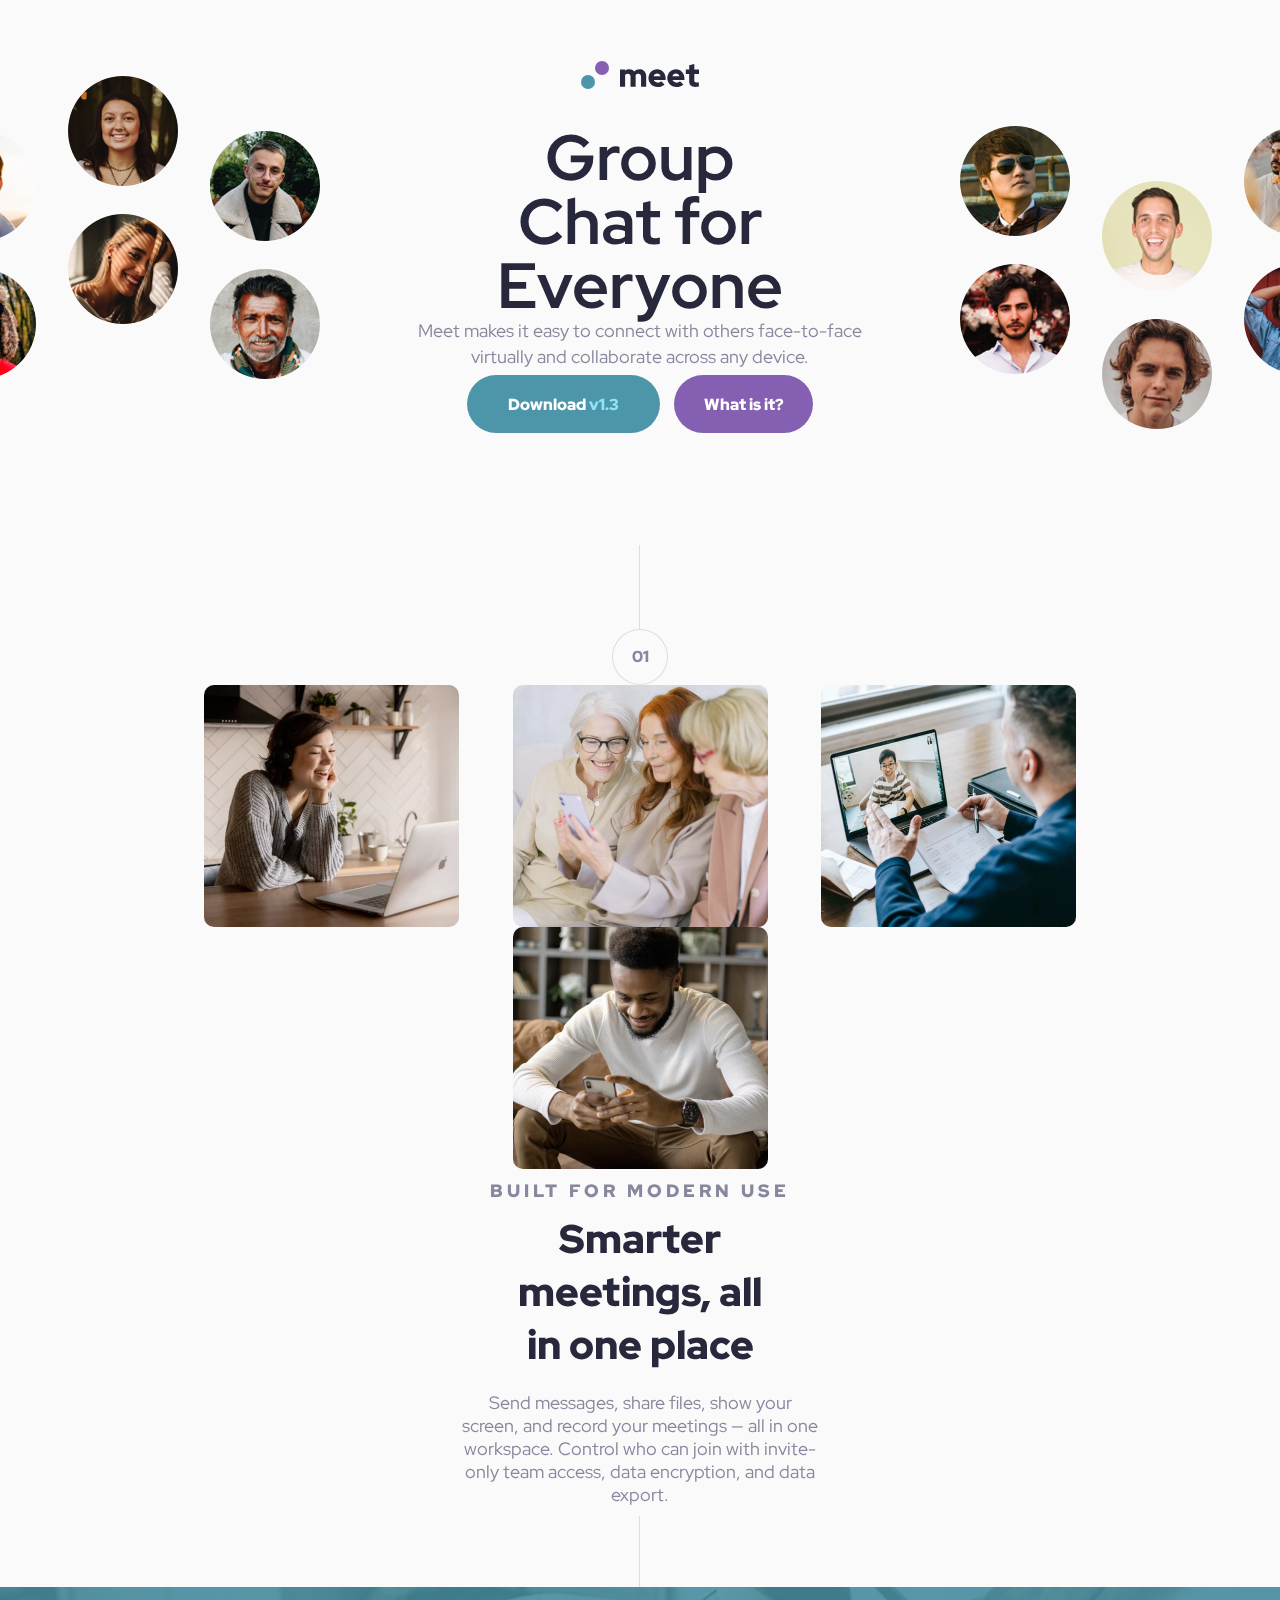
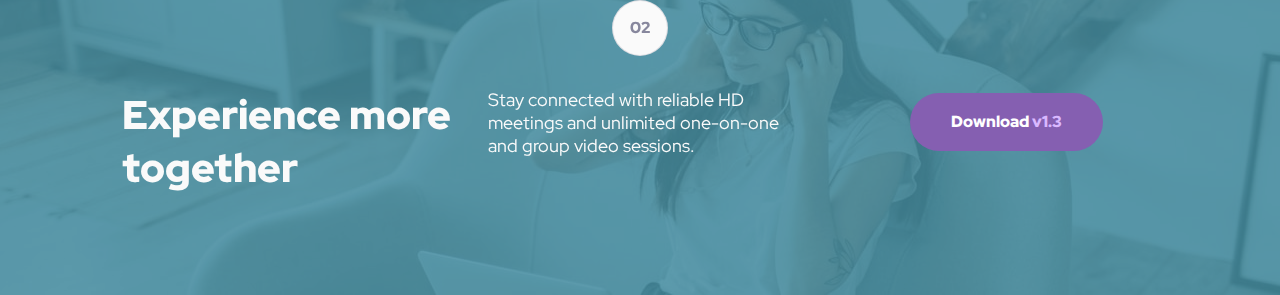
<file: index.html>
<!DOCTYPE html>
<html lang="en">
<head>
  <meta charset="UTF-8">
  <meta name="viewport" content="width=device-width, initial-scale=1.0">

  <link rel="icon" type="image/png" sizes="32x32" href="./src/assets/favicon-32x32.png">
  <link rel="stylesheet" href="style.css">
  
  <title>Frontend Mentor | Meet landing page</title>
</head>
<body>

  <div class="container">

    <div class="header">
      <img src="./src/assets/logo.svg" alt="meet logo">
    </div>

    <div class="hero">

      <div class="left-hero">
        <img src="./src/assets/desktop/image-hero-left.png" alt="left hero image of people's faces">
      </div>
      <div class="hero-mobile">
        <img src="./src/assets/tablet/image-hero.png" alt="hero image of people's faces">
      </div>

      <div class="hero-content">

        <h1>Group Chat for Everyone</h1>

        <p>Meet makes it easy to connect with others face-to-face virtually and collaborate across any device.</p>

        <div class="hero-buttons">
          <button class="download-btn-1">Download <span>v1.3</span></button> 
          <button class="wtf">What is it?</button> 
        </div>

      </div>

      <div class="right-hero">
        <img src="./src/assets/desktop/image-hero-right.png" alt="right hero image of people's faces">
      </div>

    </div>

    <div class="main">

      <div class="first-number">
        <div class="first-line"></div>
        <button>01</button> 
      </div>

      <div class="main-images">
        <img style="height: 242px; width: 255px;" src="./src/assets/desktop/image-woman-in-videocall.jpg" alt="woman in videocall">
        <img style="height: 242px; width: 255px;" src="./src/assets/desktop/image-women-videochatting.jpg" alt="women videochatting">
        <img style="height: 242px; width: 255px;" src="./src/assets/desktop/image-men-in-meeting.jpg" alt="men in meeting">
        <img style="height: 242px; width: 255px;" src="./src/assets/desktop/image-man-texting.jpg" alt="man texting">
      </div>
      <div class="mobile-images">
        <img class="top" style="height: 156px; width: 164px;" src="./src/assets/desktop/image-woman-in-videocall.jpg" alt="woman in videocall">
        <img class="top" style="height: 156px; width: 164px;" src="./src/assets/desktop/image-women-videochatting.jpg" alt="women videochatting">
        <img style="height: 156px; width: 164px;" src="./src/assets/desktop/image-men-in-meeting.jpg" alt="men in meeting">
        <img style="height: 156px; width: 164px;" src="./src/assets/desktop/image-man-texting.jpg" alt="man texting">
      </div>

      <div class="main-content">
        <p class="overline">Built for modern use</p>

        <h2>Smarter meetings, all in one place</h2>

        <p>Send messages, share files, show your screen, and record your meetings — all in one 
        workspace. Control who can join with invite-only team access, data encryption, and data export.</p>
      </div>

      <div class="second-number">
        <div class="second-line"></div>
        <button>02</button>
      </div>
        
    </div>

    <div class="footer">
      <div class="footer-content">
        <h2>Experience more together</h2>
        <p>Stay connected with reliable HD meetings and unlimited one-on-one and group video sessions.</p>

        <button>Download <span>v1.3</span></button> 
      </div>
      <div class="footer-mask"></div>
      <div class="footer-mask-2"></div>
    </div>

  </div>
</body>
</html>
</file>
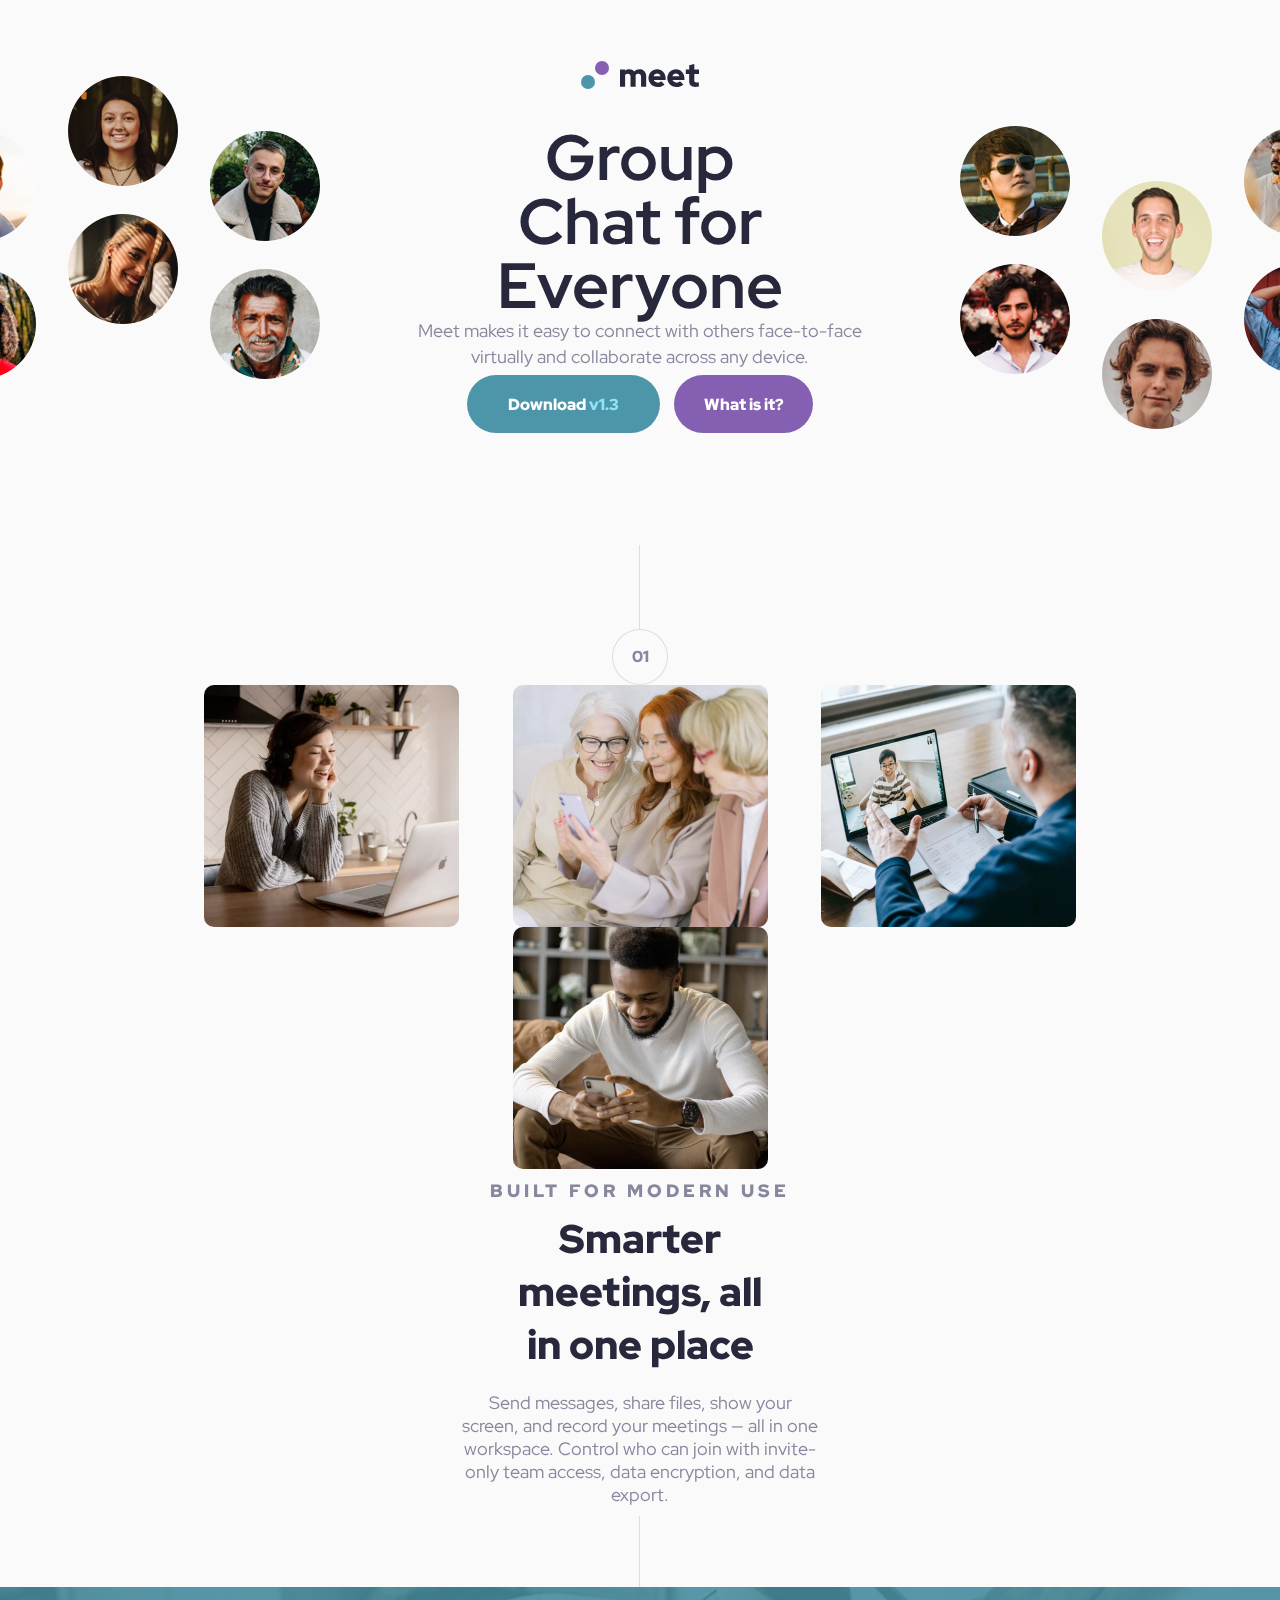
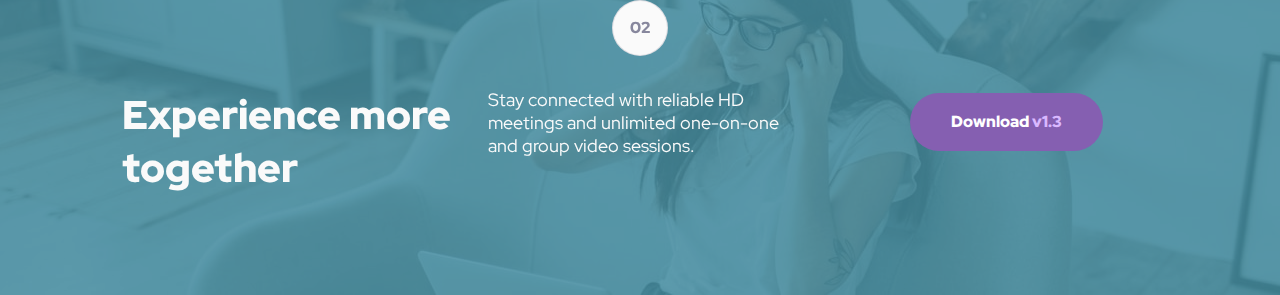
<file: src/index.html>
<!DOCTYPE html>
<html lang="en">
<head>
  <meta charset="UTF-8">
  <meta name="viewport" content="width=device-width, initial-scale=1.0">

  <link rel="icon" type="image/png" sizes="32x32" href="./assets/favicon-32x32.png">
  <link rel="stylesheet" href="style.css">
  
  <title>Frontend Mentor | Meet landing page</title>
</head>
<body>

  <div class="container">

    <div class="header">
      <img src="./assets/logo.svg" alt="meet logo">
    </div>

    <div class="hero">

      <div class="left-hero">
        <img src="./assets/desktop/image-hero-left.png" alt="left hero image of people's faces">
      </div>
      <div class="hero-mobile">
        <img src="./assets/tablet/image-hero.png" alt="hero image of people's faces">
      </div>

      <div class="hero-content">

        <h1>Group Chat for Everyone</h1>

        <p>Meet makes it easy to connect with others face-to-face virtually and collaborate across any device.</p>

        <div class="hero-buttons">
          <button class="download-btn-1">Download <span>v1.3</span></button> 
          <button class="wtf">What is it?</button> 
        </div>

      </div>

      <div class="right-hero">
        <img src="./assets/desktop/image-hero-right.png" alt="right hero image of people's faces">
      </div>

    </div>

    <div class="main">

      <div class="first-number">
        <div class="first-line"></div>
        <button>01</button> 
      </div>

      <div class="main-images">
        <img style="height: 242px; width: 255px;" src="./assets/desktop/image-woman-in-videocall.jpg" alt="woman in videocall">
        <img style="height: 242px; width: 255px;" src="./assets/desktop/image-women-videochatting.jpg" alt="women videochatting">
        <img style="height: 242px; width: 255px;" src="./assets/desktop/image-men-in-meeting.jpg" alt="men in meeting">
        <img style="height: 242px; width: 255px;" src="./assets/desktop/image-man-texting.jpg" alt="man texting">
      </div>
      <div class="mobile-images">
        <img class="top" style="height: 156px; width: 164px;" src="./assets/desktop/image-woman-in-videocall.jpg" alt="woman in videocall">
        <img class="top" style="height: 156px; width: 164px;" src="./assets/desktop/image-women-videochatting.jpg" alt="women videochatting">
        <img style="height: 156px; width: 164px;" src="./assets/desktop/image-men-in-meeting.jpg" alt="men in meeting">
        <img style="height: 156px; width: 164px;" src="./assets/desktop/image-man-texting.jpg" alt="man texting">
      </div>

      <div class="main-content">
        <p class="overline">Built for modern use</p>

        <h2>Smarter meetings, all in one place</h2>

        <p>Send messages, share files, show your screen, and record your meetings — all in one 
        workspace. Control who can join with invite-only team access, data encryption, and data export.</p>
      </div>

      <div class="second-number">
        <div class="second-line"></div>
        <button>02</button>
      </div>
        
    </div>

    <div class="footer">
      <div class="footer-content">
        <h2>Experience more together</h2>
        <p>Stay connected with reliable HD meetings and unlimited one-on-one and group video sessions.</p>

        <button>Download <span>v1.3</span></button> 
      </div>
      <div class="footer-mask"></div>
      <div class="footer-mask-2"></div>
    </div>

  </div>
</body>
</html>
</file>
<file: style.css>
@import url('https://fonts.googleapis.com/css2?family=Red+Hat+Display:wght@500;900&display=swap');

*, *::after, *::before {
    padding: 0;
    margin: 0;
    box-sizing: border-box;
}

.container {
    display: flex;
    flex-direction: column;
    align-items: center;
    justify-content: space-between;
    min-height: 1895px;
    background-color: #FAFAFA;
    overflow: hidden;
}

.header {
    display: flex;
    min-height: 9.375rem;
    width: 100%;
    align-items: center;
    justify-content: center;
    position: relative;
}

.hero {
    display: flex;
    overflow: visible;
    flex-wrap: nowrap;
    margin-top: -8.125rem;
}

.left-hero {
    margin-top: -50px;
    position: relative;
}

.right-hero {
    overflow: hidden;
}

.hero-content {
    display: flex;
    flex-direction: column;
    align-items: center;
    justify-content: space-between;
    width: 50vw;
}

.hero-content h1 {
    font-family: 'Red Hat Display', sans-serif;
    color: #28283D;
    font-size: 4rem;
    line-height: 64px;
    text-align: center;
    padding: 0 150px;
}

.hero-content p {
    font-family: 'Red Hat Display', sans-serif;
    color: #87879D;
    line-height: 26px;
    font-size: 18px;
    padding: 0 90px;
    text-align: center;
}

.download-btn-1 {
    height: 58px;
    width: 193px;
    background-color: #4D96A9;
    color: #FFFFFF;
    border: none;
    border-radius: 30px;
    font-family: 'Red Hat Display', sans-serif;
    font-size: 16px;
    font-weight: 900;
    margin: 5px;
}

.download-btn-1 span {
    color: #8FE3F9;
}

.download-btn-1:active, .download-btn-1:hover {
    height: 58px;
    width: 193px;
    background-color: #71C0D4;
    color: #FFFFFF;
    border: none;
    border-radius: 30px;
    font-family: 'Red Hat Display', sans-serif;
    font-size: 16px;
    font-weight: 900;
    margin: 5px;
    cursor: pointer;
}

.wtf {
    height: 58px;
    width: 139px;
    background-color: #855FB1;
    color: #FFFFFF;
    border: none;
    border-radius: 30px;
    font-family: 'Red Hat Display', sans-serif;
    font-size: 16px;
    font-weight: 900;
    margin: 5px;
}

.wtf:hover, .wtf:active {
    height: 58px;
    width: 139px;
    background-color: #B18BDD;
    color: #FFFFFF;
    border: none;
    border-radius: 30px;
    font-family: 'Red Hat Display', sans-serif;
    font-size: 16px;
    font-weight: 900;
    margin: 5px;
    cursor: pointer;
}

.main {
    display: flex;
    flex-direction: column;
    align-items: center;
    justify-content: space-between;
    min-height: 1000px;
    overflow: visible;
}

.first-line {
    width: 1px;
    height: 84px;
    background-color: rgba(135, 135, 157, 0.25);
    margin-left: 27px;
}

.first-number button {
    background-color: #FAFAFA;
    color: #87879D;
    font-family: 'Red Hat Display', sans-serif;
    font-weight: 900;
    font-size: 16px;
    border: 1px solid rgba(135, 135, 157, 0.25);
    border-radius: 30px;
    height: 56px;
    width: 56px;
}

.main-images {
    display: flex;
    flex-wrap: wrap;
    justify-content: space-evenly;
    width: 100%;
    padding: 0 150px;
}

.main-images img {
    border-radius: 10px;
}

.main-content {
    text-align: center;
}

.overline {
    font-family: 'Red Hat Display', sans-serif;
    font-weight: 900;
    letter-spacing: 4px;
    font-size: 16px;
    text-transform: uppercase;
    color: #4D96A9;
}

.main-content h2 {
    font-family: 'Red Hat Display', sans-serif;
    font-weight: 900;
    color: #28283D;
    font-size: 40px;
    padding: 10px 500px;
    margin-top: -10px;
}

.main-content p {
    font-family: 'Red Hat Display', sans-serif;
    color: #87879D;
    font-size: 18px;
    padding: 10px 460px;
}

.second-line {
    width: 1px;
    height: 84px;
    background-color: rgba(135, 135, 157, 0.25);
    margin-left: 27px;
}

.second-number button {
    background-color: #FAFAFA;
    color: #87879D;
    font-family: 'Red Hat Display', sans-serif;
    font-weight: 900;
    font-size: 16px;
    border: 1px solid rgba(135, 135, 157, 0.25);
    border-radius: 30px;
    height: 56px;
    width: 56px;
    z-index: 2;
    position: relative;
}

.footer {
    display: flex;
    min-height: 308px;
    align-items: center;
    justify-content: space-evenly;
    width: 100%;
    background-image: url(./src/assets/desktop/image-footer.jpg);
    position: relative;
    margin-top: -175px;
    flex-wrap: wrap;
}

.footer-content {
    display: flex;
    align-items: flex-start;
    justify-content: space-around;
    padding-right: 150px;
    flex-wrap: wrap;
}

.footer h2 {
    font-family: 'Red Hat Display', sans-serif;
    color: #FAFAFA;
    font-weight: 900;
    font-size: 40px;
    z-index: 2;
    margin-left: 100px;
    width: 33%;
}

.footer p {
    z-index: 2;
    font-family: 'Red Hat Display', sans-serif;
    color: #FAFAFA;
    font-size: 18px;
    font-weight: 400;
    margin-left: -50px;
    padding-right: 80px;
    width: 33%;
}

.footer-mask {
    background-color: #4D96A9;
    position: absolute;
    width: 100%;
    height: 100%;
    opacity: 85%;
    z-index: 1;
}

.footer-mask-2 {
    background-color: #4D96A9;
    position: absolute;
    width: 100%;
    height: 100%;
    opacity: 15%;
    z-index: 1;
    mix-blend-mode: multiply;
}

.footer button {
    height: 58px;
    width: 193px;
    background-color: #855FB1;
    color: #FFFFFF;
    border: none;
    border-radius: 30px;
    font-family: 'Red Hat Display', sans-serif;
    font-size: 16px;
    font-weight: 900;
    margin: 5px;
    z-index: 2;
}

.footer button span {
    color: #D9B8FF;
}

.hero-mobile {
    display: none;
}

.footer button:active, .footer button:hover{
    height: 58px;
    width: 193px;
    background-color: #B18BDD;
    color: #FFFFFF;
    border: none;
    border-radius: 30px;
    font-family: 'Red Hat Display', sans-serif;
    font-size: 16px;
    font-weight: 900;
    margin: 5px;
    z-index: 2;
    cursor: pointer;
}

.mobile-images {
    display: none;
}


@media screen and (max-width: 975px) {

    .container {
        display: flex;
        flex-direction: column;
        align-items: center;
        justify-content: space-between;
        min-height: 2128px;
        background-color: #FAFAFA;
        overflow: hidden;
    }

    .header {
        display: flex;
        min-height: 9.375rem;
        width: 100%;
        align-items: center;
        justify-content: center;
        position: relative;
    }

    .hero {
        display: flex;
        overflow: visible;
        flex-wrap: wrap;
        align-items: center;
        justify-content: center;
        margin-bottom: 80px;
    }

    .hero-mobile {
        display: block;
        margin-top: 130px;
    }

    .left-hero {
        display: none;
    }

    .right-hero {
        display: none;
    }

    .hero-content {
        display: flex;
        flex-direction: column;
        align-items: center;
        justify-content: space-between;
        width: 100vw;
    }

    .hero-content h1 {
        font-size: 48px;
        margin: 60px 0 30px 0;
    }

    .hero-content p {
        margin: 0 50px 20px 50px;
    }

    .main-images {
        display: none;
    } 
    
    .mobile-images{
        display: flex;
        margin-top: -150px;
        flex-wrap: wrap;
        justify-content: space-evenly;
        width: 80%;
    }

    .mobile-images img {
        border-radius: 10px;
    }

    .main-content {
        margin-bottom: -130px;
    }

    .overline {
        font-family: 'Red Hat Display', sans-serif;
        font-weight: 900;
        letter-spacing: 4px;
        font-size: 16px;
        text-transform: uppercase;
        color: #4D96A9;
        margin-top: -130px;
    }
    
    .main-content h2 {
        padding: 20px 160px;
    }

    .main-content p {
        position: relative;
        width: 100%;
        padding: 0 60px;
    }

    .footer {
        min-height: 428px;
        background-image: url(./src/assets/tablet/image-footer.jpg);
        margin-top: -27px;
        margin-bottom: -50px;
    }

    .footer-content {
        display: flex;
        flex-direction: column;
        align-items: center;
        justify-content: space-between;
        text-align: center;
        width: 100%;
        height: 100%;
        padding: 0;
        position: relative;
    }

    .footer-content h2 {
        width: 100%;
        padding: 0 150px;
        margin: 0;
        text-align: center;
    }

    .footer-content p {
        width: 100%;
        padding: 0 100px;
        margin: 20px 0;
        text-align: center;
    }
}

@media screen and (max-width: 600px) {
    .top {
        margin-bottom: 15px;
        margin-top: 75px;
    }

    .main-content h2 {
        padding: 0;
        margin: 10px 0;
    }

    .footer {
        margin-bottom: 0;
    }

    .mobile-images {
        margin-top: -200px;
    }

    .hero-content h1 {
        padding: 0;
    }

    .hero-content p {
        padding: 0;
    }

    .second-number {
        margin-top: 60px;
    }
}

@media screen and (max-width: 415px) {
    .container {
        min-height: 2215px;
    }

    .hero-mobile img {
        height: 153px;
    }

    .hero-content h1 {
        padding: 0 50px;
        font-size: 40px;
        line-height: 44px;
    }

    .hero-content p {
        padding: 0;
        font-size: 16px;
        margin: 0 20px 10px 20px;

    }

    .hero-buttons {
        display: flex;
        flex-direction: column;
        align-items: center;
        justify-content: center;
    }

    .mobile-images {
        display: flex;
        flex-wrap: wrap;
        align-items: center;
        justify-content: space-evenly;
        width: 100vw;
        margin-bottom: -100px;
        margin-top: -100px;
    }

    .top {
        margin-bottom: 15px;
        margin-top: 75px;
    }

    .first-number {
        margin-top: -50px;
    }

    .main-content h2 {
        padding: 0 5px;
        margin-top: 40px;
        line-height: 36px;
    }

    .overline {
        padding: 0;
    }

    .main-content p {
        padding: 0 5px;
        margin-top: 40px;
    }

    .footer {
        margin-top: -63px;
        min-height: 428px;
        background-image: url(./src/assets/mobile/image-footer.jpg);
        background-size: cover;
    }

    .second-number {
        margin-top: 100px;
    }

    .footer h2 {
        padding: 0;
        text-align: center;
    }

    .footer p {
        padding: 0 25px;
    }

    .footer button {
        margin-bottom: 40px;
    }
}
</file>
<file: src/style.css>
@import url('https://fonts.googleapis.com/css2?family=Red+Hat+Display:wght@500;900&display=swap');

*, *::after, *::before {
    padding: 0;
    margin: 0;
    box-sizing: border-box;
}

.container {
    display: flex;
    flex-direction: column;
    align-items: center;
    justify-content: space-between;
    min-height: 1895px;
    background-color: #FAFAFA;
    overflow: hidden;
}

.header {
    display: flex;
    min-height: 9.375rem;
    width: 100%;
    align-items: center;
    justify-content: center;
    position: relative;
}

.hero {
    display: flex;
    overflow: visible;
    flex-wrap: nowrap;
    margin-top: -8.125rem;
}

.left-hero {
    margin-top: -50px;
    position: relative;
}

.right-hero {
    overflow: hidden;
}

.hero-content {
    display: flex;
    flex-direction: column;
    align-items: center;
    justify-content: space-between;
    width: 50vw;
}

.hero-content h1 {
    font-family: 'Red Hat Display', sans-serif;
    color: #28283D;
    font-size: 4rem;
    line-height: 64px;
    text-align: center;
    padding: 0 150px;
}

.hero-content p {
    font-family: 'Red Hat Display', sans-serif;
    color: #87879D;
    line-height: 26px;
    font-size: 18px;
    padding: 0 90px;
    text-align: center;
}

.download-btn-1 {
    height: 58px;
    width: 193px;
    background-color: #4D96A9;
    color: #FFFFFF;
    border: none;
    border-radius: 30px;
    font-family: 'Red Hat Display', sans-serif;
    font-size: 16px;
    font-weight: 900;
    margin: 5px;
}

.download-btn-1 span {
    color: #8FE3F9;
}

.download-btn-1:active, .download-btn-1:hover {
    height: 58px;
    width: 193px;
    background-color: #71C0D4;
    color: #FFFFFF;
    border: none;
    border-radius: 30px;
    font-family: 'Red Hat Display', sans-serif;
    font-size: 16px;
    font-weight: 900;
    margin: 5px;
    cursor: pointer;
}

.wtf {
    height: 58px;
    width: 139px;
    background-color: #855FB1;
    color: #FFFFFF;
    border: none;
    border-radius: 30px;
    font-family: 'Red Hat Display', sans-serif;
    font-size: 16px;
    font-weight: 900;
    margin: 5px;
}

.wtf:hover, .wtf:active {
    height: 58px;
    width: 139px;
    background-color: #B18BDD;
    color: #FFFFFF;
    border: none;
    border-radius: 30px;
    font-family: 'Red Hat Display', sans-serif;
    font-size: 16px;
    font-weight: 900;
    margin: 5px;
    cursor: pointer;
}

.main {
    display: flex;
    flex-direction: column;
    align-items: center;
    justify-content: space-between;
    min-height: 1000px;
    overflow: visible;
}

.first-line {
    width: 1px;
    height: 84px;
    background-color: rgba(135, 135, 157, 0.25);
    margin-left: 27px;
}

.first-number button {
    background-color: #FAFAFA;
    color: #87879D;
    font-family: 'Red Hat Display', sans-serif;
    font-weight: 900;
    font-size: 16px;
    border: 1px solid rgba(135, 135, 157, 0.25);
    border-radius: 30px;
    height: 56px;
    width: 56px;
}

.main-images {
    display: flex;
    flex-wrap: wrap;
    justify-content: space-evenly;
    width: 100%;
    padding: 0 150px;
}

.main-images img {
    border-radius: 10px;
}

.main-content {
    text-align: center;
}

.overline {
    font-family: 'Red Hat Display', sans-serif;
    font-weight: 900;
    letter-spacing: 4px;
    font-size: 16px;
    text-transform: uppercase;
    color: #4D96A9;
}

.main-content h2 {
    font-family: 'Red Hat Display', sans-serif;
    font-weight: 900;
    color: #28283D;
    font-size: 40px;
    padding: 10px 500px;
    margin-top: -10px;
}

.main-content p {
    font-family: 'Red Hat Display', sans-serif;
    color: #87879D;
    font-size: 18px;
    padding: 10px 460px;
}

.second-line {
    width: 1px;
    height: 84px;
    background-color: rgba(135, 135, 157, 0.25);
    margin-left: 27px;
}

.second-number button {
    background-color: #FAFAFA;
    color: #87879D;
    font-family: 'Red Hat Display', sans-serif;
    font-weight: 900;
    font-size: 16px;
    border: 1px solid rgba(135, 135, 157, 0.25);
    border-radius: 30px;
    height: 56px;
    width: 56px;
    z-index: 2;
    position: relative;
}

.footer {
    display: flex;
    min-height: 308px;
    align-items: center;
    justify-content: space-evenly;
    width: 100%;
    background-image: url(./assets/desktop/image-footer.jpg);
    position: relative;
    margin-top: -175px;
    flex-wrap: wrap;
}

.footer-content {
    display: flex;
    align-items: flex-start;
    justify-content: space-around;
    padding-right: 150px;
    flex-wrap: wrap;
}

.footer h2 {
    font-family: 'Red Hat Display', sans-serif;
    color: #FAFAFA;
    font-weight: 900;
    font-size: 40px;
    z-index: 2;
    margin-left: 100px;
    width: 33%;
}

.footer p {
    z-index: 2;
    font-family: 'Red Hat Display', sans-serif;
    color: #FAFAFA;
    font-size: 18px;
    font-weight: 400;
    margin-left: -50px;
    padding-right: 80px;
    width: 33%;
}

.footer-mask {
    background-color: #4D96A9;
    position: absolute;
    width: 100%;
    height: 100%;
    opacity: 85%;
    z-index: 1;
}

.footer-mask-2 {
    background-color: #4D96A9;
    position: absolute;
    width: 100%;
    height: 100%;
    opacity: 15%;
    z-index: 1;
    mix-blend-mode: multiply;
}

.footer button {
    height: 58px;
    width: 193px;
    background-color: #855FB1;
    color: #FFFFFF;
    border: none;
    border-radius: 30px;
    font-family: 'Red Hat Display', sans-serif;
    font-size: 16px;
    font-weight: 900;
    margin: 5px;
    z-index: 2;
}

.footer button span {
    color: #D9B8FF;
}

.hero-mobile {
    display: none;
}

.footer button:active, .footer button:hover{
    height: 58px;
    width: 193px;
    background-color: #B18BDD;
    color: #FFFFFF;
    border: none;
    border-radius: 30px;
    font-family: 'Red Hat Display', sans-serif;
    font-size: 16px;
    font-weight: 900;
    margin: 5px;
    z-index: 2;
    cursor: pointer;
}

.mobile-images {
    display: none;
}


@media screen and (max-width: 975px) {

    .container {
        display: flex;
        flex-direction: column;
        align-items: center;
        justify-content: space-between;
        min-height: 2128px;
        background-color: #FAFAFA;
        overflow: hidden;
    }

    .header {
        display: flex;
        min-height: 9.375rem;
        width: 100%;
        align-items: center;
        justify-content: center;
        position: relative;
    }

    .hero {
        display: flex;
        overflow: visible;
        flex-wrap: wrap;
        align-items: center;
        justify-content: center;
        margin-bottom: 80px;
    }

    .hero-mobile {
        display: block;
        margin-top: 130px;
    }

    .left-hero {
        display: none;
    }

    .right-hero {
        display: none;
    }

    .hero-content {
        display: flex;
        flex-direction: column;
        align-items: center;
        justify-content: space-between;
        width: 100vw;
    }

    .hero-content h1 {
        font-size: 48px;
        margin: 60px 0 30px 0;
    }

    .hero-content p {
        margin: 0 50px 20px 50px;
    }

    .main-images {
        display: none;
    } 
    
    .mobile-images{
        display: flex;
        margin-top: -150px;
        flex-wrap: wrap;
        justify-content: space-evenly;
        width: 80%;
    }

    .mobile-images img {
        border-radius: 10px;
    }

    .main-content {
        margin-bottom: -130px;
    }

    .overline {
        font-family: 'Red Hat Display', sans-serif;
        font-weight: 900;
        letter-spacing: 4px;
        font-size: 16px;
        text-transform: uppercase;
        color: #4D96A9;
        margin-top: -130px;
    }
    
    .main-content h2 {
        padding: 20px 160px;
    }

    .main-content p {
        position: relative;
        width: 100%;
        padding: 0 60px;
    }

    .footer {
        min-height: 428px;
        background-image: url(./assets/tablet/image-footer.jpg);
        margin-top: -27px;
        margin-bottom: -50px;
    }

    .footer-content {
        display: flex;
        flex-direction: column;
        align-items: center;
        justify-content: space-between;
        text-align: center;
        width: 100%;
        height: 100%;
        padding: 0;
        position: relative;
    }

    .footer-content h2 {
        width: 100%;
        padding: 0 150px;
        margin: 0;
        text-align: center;
    }

    .footer-content p {
        width: 100%;
        padding: 0 100px;
        margin: 20px 0;
        text-align: center;
    }
}

@media screen and (max-width: 600px) {
    .top {
        margin-bottom: 15px;
        margin-top: 75px;
    }

    .main-content h2 {
        padding: 0;
        margin: 10px 0;
    }

    .footer {
        margin-bottom: 0;
    }

    .mobile-images {
        margin-top: -200px;
    }

    .hero-content h1 {
        padding: 0;
    }

    .hero-content p {
        padding: 0;
    }

    .second-number {
        margin-top: 60px;
    }
}

@media screen and (max-width: 375px) {
    .container {
        min-height: 2215px;
    }

    .hero-mobile img {
        height: 153px;
    }

    .hero-content h1 {
        padding: 0 50px;
        font-size: 40px;
        line-height: 44px;
    }

    .hero-content p {
        padding: 0;
        font-size: 16px;
        margin: 0 20px 10px 20px;

    }

    .hero-buttons {
        display: flex;
        flex-direction: column;
        align-items: center;
        justify-content: center;
    }

    .mobile-images {
        display: flex;
        flex-wrap: wrap;
        align-items: center;
        justify-content: space-evenly;
        width: 100vw;
        margin-bottom: -100px;
        margin-top: -100px;
    }

    .top {
        margin-bottom: 15px;
        margin-top: 75px;
    }

    .first-number {
        margin-top: -50px;
    }

    .main-content h2 {
        padding: 0 5px;
        margin-top: 40px;
        line-height: 36px;
    }

    .overline {
        padding: 0;
    }

    .main-content p {
        padding: 0 5px;
        margin-top: 40px;
    }

    .footer {
        margin-top: -63px;
        min-height: 428px;
        background-image: url(./assets/mobile/image-footer.jpg);
        background-size: cover;
    }

    .second-number {
        margin-top: 100px;
    }

    .footer h2 {
        padding: 0;
    }

    .footer p {
        padding: 0 25px;
    }

    .footer button {
        margin-bottom: 40px;
    }
}
</file>
